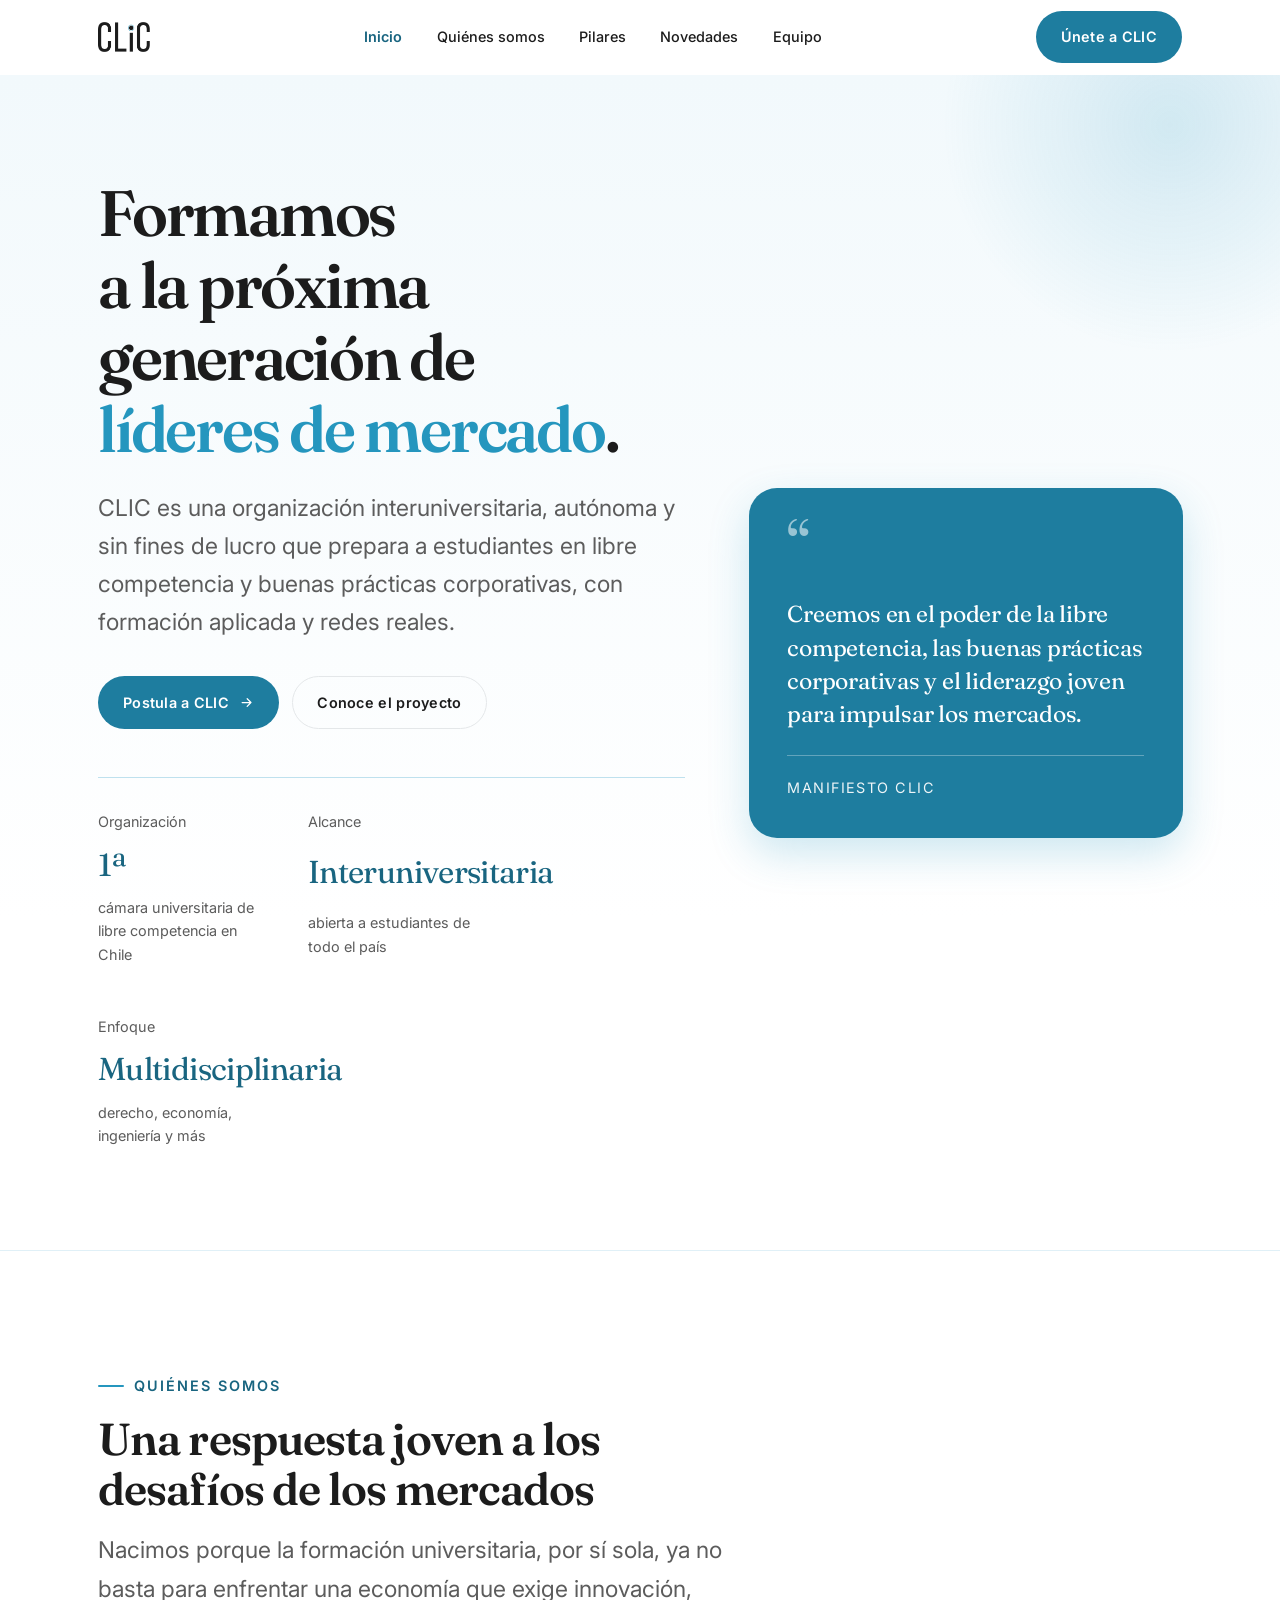
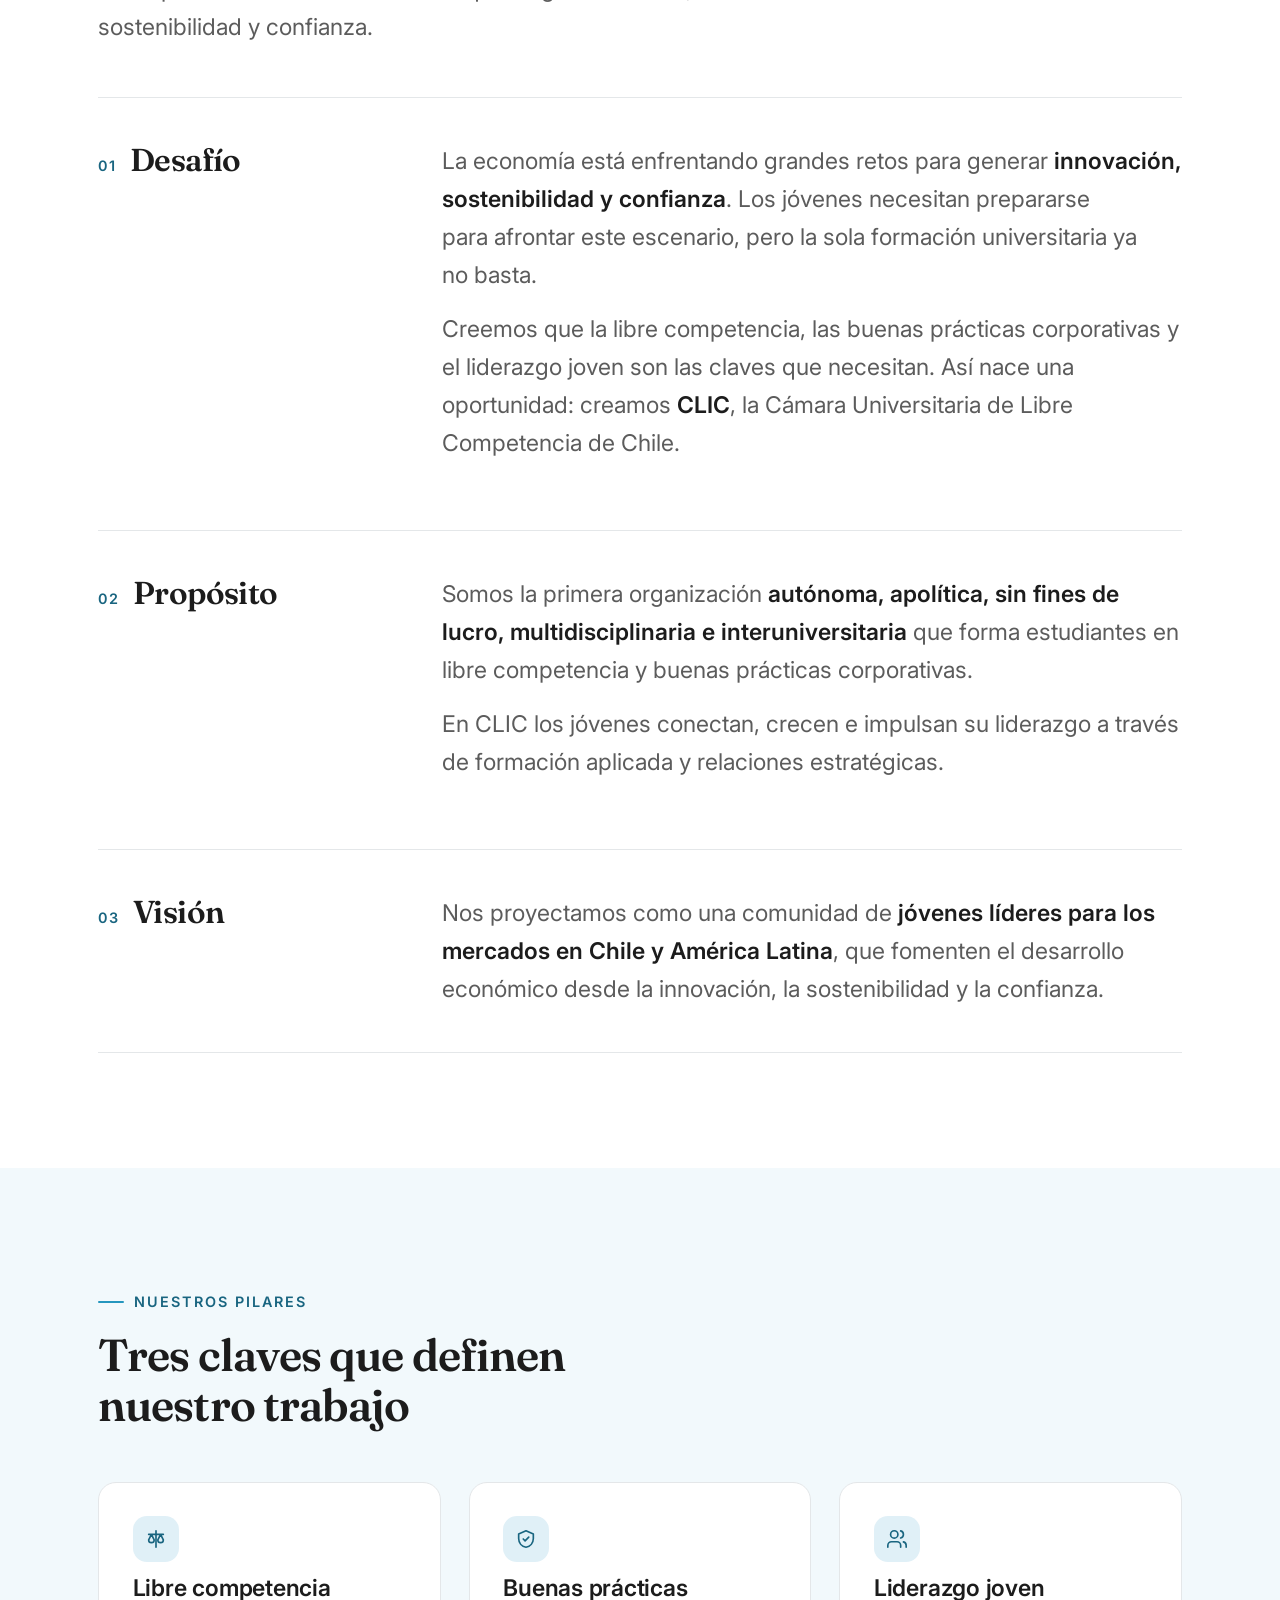
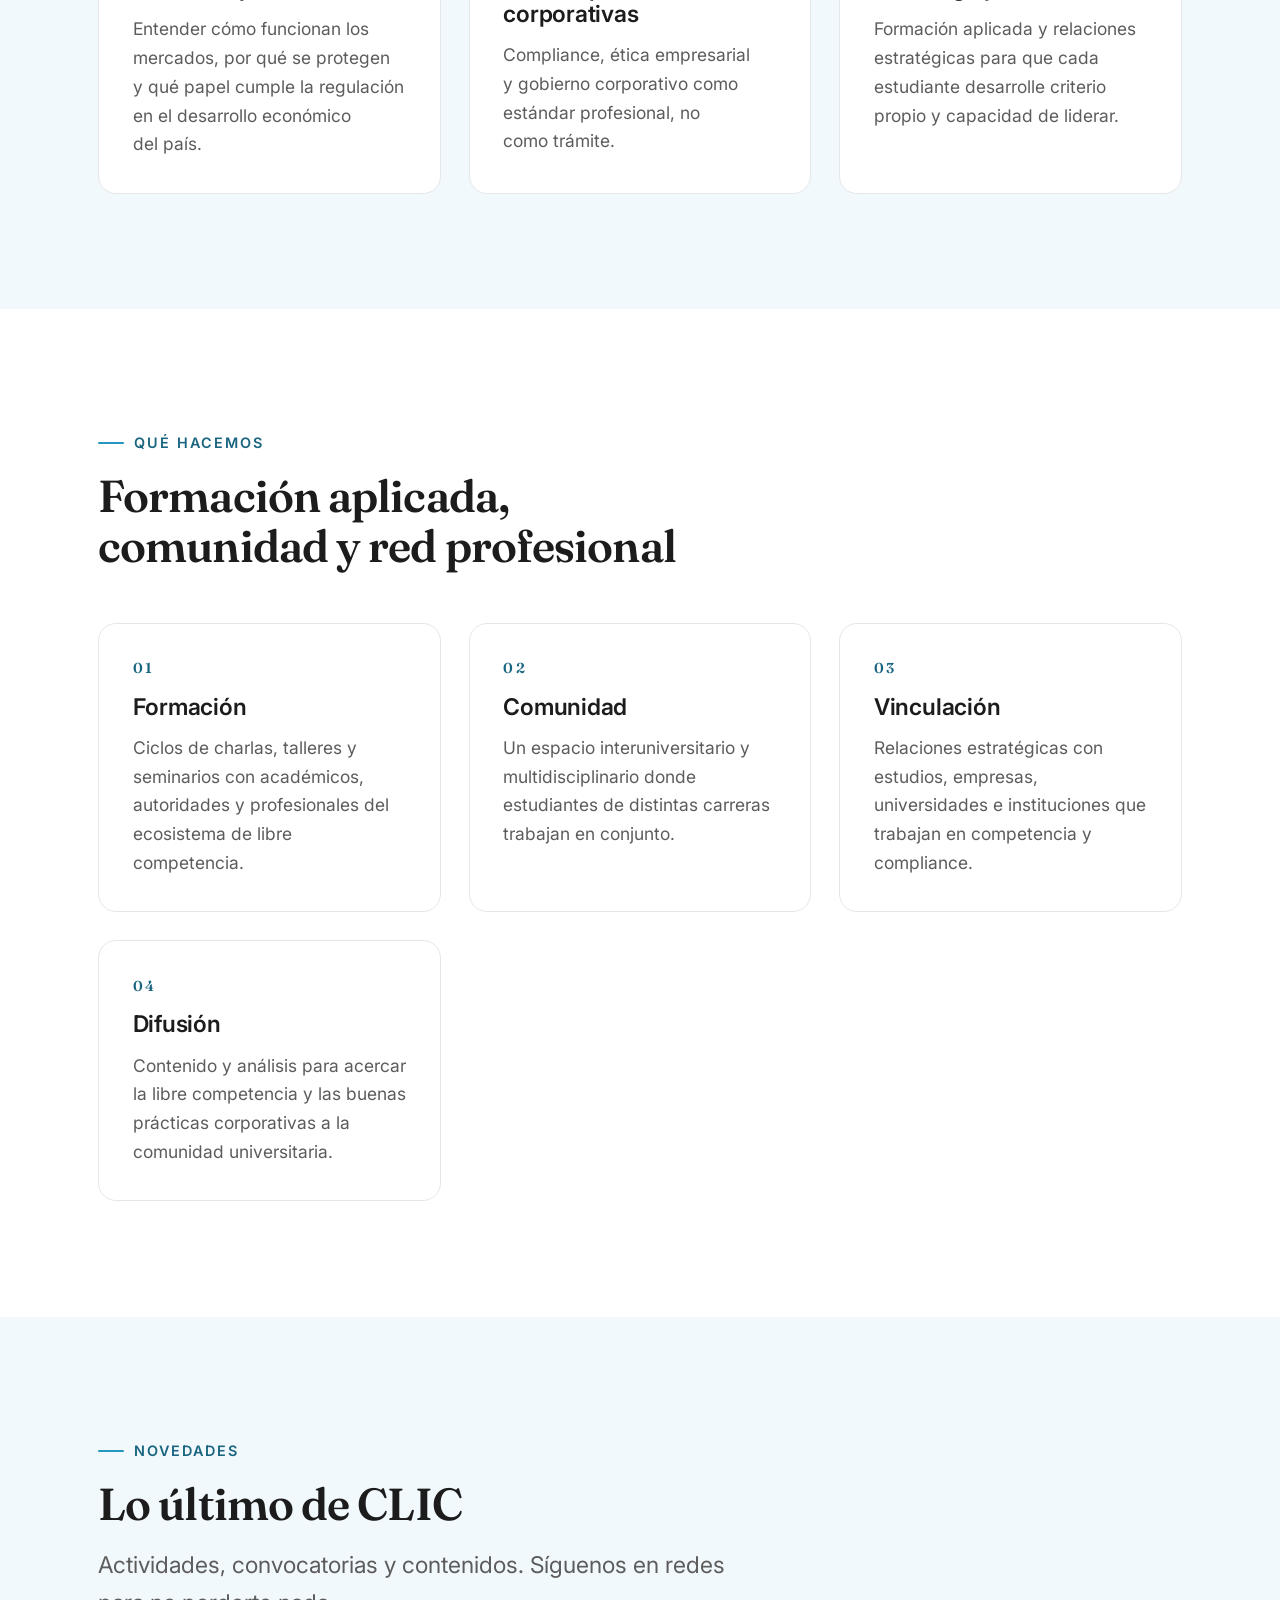
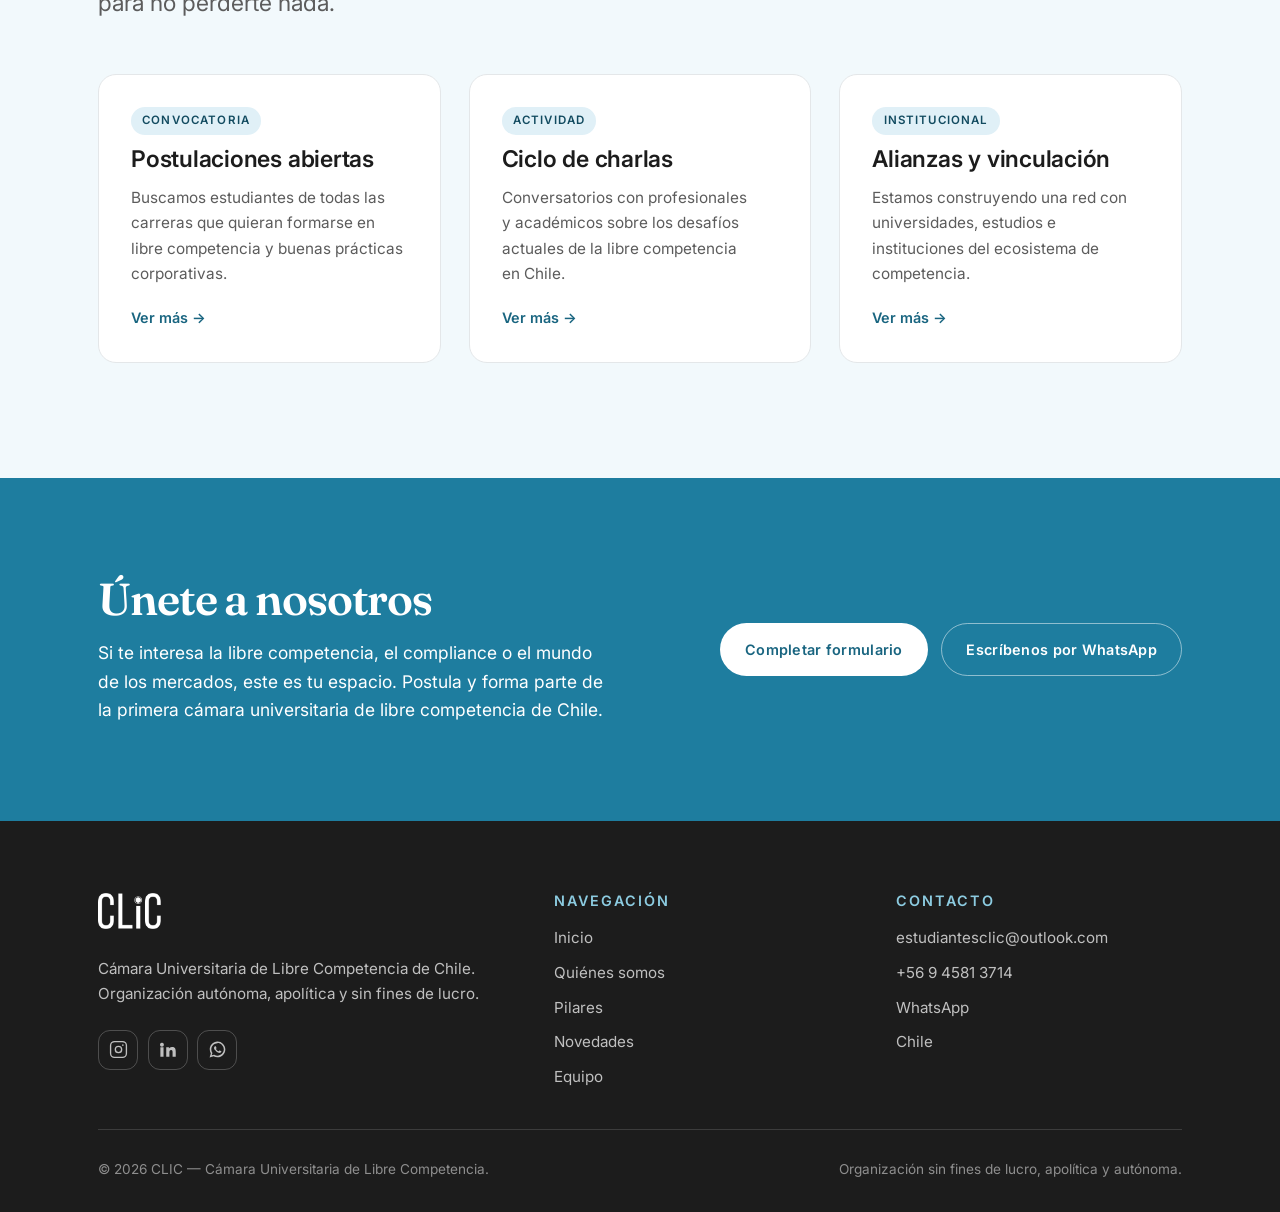
<file: index.html>
<!DOCTYPE html>
<html lang="es-CL">
<head>
  <meta charset="UTF-8" />
  <meta name="viewport" content="width=device-width, initial-scale=1" />
  <title>CLIC — Cámara Universitaria de Libre Competencia de Chile</title>

  <meta name="description" content="CLIC es la primera organización universitaria autónoma, apolítica y sin fines de lucro que forma estudiantes en libre competencia y buenas prácticas corporativas en Chile." />
  <meta name="author" content="CLIC — Cámara Universitaria de Libre Competencia" />
  <meta name="theme-color" content="#2596be" />
  <link rel="canonical" href="https://mrciro2002-droid.github.io/clic-web/" />

  <!-- Open Graph -->
  <meta property="og:type" content="website" />
  <meta property="og:locale" content="es_CL" />
  <meta property="og:site_name" content="CLIC" />
  <meta property="og:title" content="CLIC — Cámara Universitaria de Libre Competencia de Chile" />
  <meta property="og:description" content="Formamos jóvenes líderes en libre competencia y buenas prácticas corporativas." />
  <meta property="og:url" content="https://mrciro2002-droid.github.io/clic-web/" />
  <meta property="og:image" content="https://mrciro2002-droid.github.io/clic-web/assets/img/og-image.png" />
  <meta property="og:image:width" content="1200" />
  <meta property="og:image:height" content="630" />
  <meta property="og:image:alt" content="CLIC — Cámara Universitaria de Libre Competencia" />
  <meta name="twitter:card" content="summary_large_image" />

  <link rel="icon" href="assets/img/favicon.ico" sizes="48x48" />
  <link rel="icon" href="assets/img/favicon.png" type="image/png" sizes="64x64" />
  <link rel="apple-touch-icon" href="assets/img/apple-touch-icon.png" />

  <link rel="preconnect" href="https://fonts.googleapis.com" />
  <link rel="preconnect" href="https://fonts.gstatic.com" crossorigin />
  <link href="https://fonts.googleapis.com/css2?family=Fraunces:opsz,wght@9..144,400;9..144,600;9..144,700&family=Inter:wght@400;500;600;700&display=swap" rel="stylesheet" />

  <!-- Marca que el JavaScript está activo, antes del primer pintado.
       El CSS solo oculta lo que va a animar si esta clase existe: sin JS la
       página se ve completa y quieta, nunca en blanco. -->
  <script>document.documentElement.classList.add("js");</script>

  <link rel="stylesheet" href="assets/css/styles.css" />

  <!-- Datos de la organización para buscadores. Se generan desde
       data/contacto.json — no editar a mano. -->
  <!-- clic:inicio datos-organizacion -->
  <script type="application/ld+json">
  {
    "@context": "https://schema.org",
    "@type": "Organization",
    "name": "CLIC — Cámara Universitaria de Libre Competencia",
    "alternateName": "CLIC Chile",
    "description": "Organización autónoma, apolítica, sin fines de lucro, multidisciplinaria e interuniversitaria que forma estudiantes en libre competencia y buenas prácticas corporativas.",
    "email": "estudiantesclic@outlook.com",
    "telephone": "+56945813714",
    "areaServed": "CL",
    "sameAs": [
      "https://www.instagram.com/clic.cl",
      "https://www.linkedin.com/company/estudiantesclic/"
    ]
  }
  </script>
  <!-- clic:fin datos-organizacion -->
</head>

<body>
  <a class="skip-link" href="#main">Saltar al contenido principal</a>

  <!-- ===================== ENCABEZADO ===================== -->
  <header class="site-header" id="site-header">
    <div class="wrap site-header__inner">
      <a class="brand" href="index.html" aria-label="CLIC — inicio">
        <img class="brand__logo" src="assets/img/logo-oscuro.png" alt="CLIC"
             width="408" height="234" />
      </a>

      <button class="nav-toggle" id="nav-toggle" type="button"
              aria-expanded="false" aria-controls="primary-nav" aria-label="Abrir menú">
        <span></span>
      </button>

      <nav class="nav" id="primary-nav" aria-label="Navegación principal">
        <a href="index.html" aria-current="page">Inicio</a>
        <a href="#proposito">Quiénes somos</a>
        <a href="#pilares">Pilares</a>
        <a href="#novedades">Novedades</a>
        <a href="equipo.html">Equipo</a>
        <a class="btn btn--accent" href="#unete">Únete a CLIC</a>
      </nav>

      <a class="btn btn--accent header__cta" href="#unete">Únete a CLIC</a>
    </div>

    <div class="scroll-progress" aria-hidden="true">
      <span class="scroll-progress__bar"></span>
    </div>
  </header>

  <main id="main">

    <!-- ===================== HERO ===================== -->
    <section class="hero">
      <div class="wrap hero__grid">
        <div>
          <!-- El hero entra secuenciado al cargar. --seq es el turno de cada
               pieza; el retardo lo calcula el CSS (80ms + seq × 90ms). -->
          <h1 class="hero__title hero-anim" style="--seq: 0">
            Formamos a la próxima generación de <em>líderes de mercado</em>.
          </h1>

          <p class="hero__text hero-anim" style="--seq: 1">
            CLIC es una organización interuniversitaria, autónoma y sin fines de lucro
            que prepara a estudiantes en libre competencia y buenas prácticas
            corporativas, con formación aplicada y redes reales.
          </p>

          <div class="hero__actions hero-anim" style="--seq: 2">
            <a class="btn btn--accent" href="#unete">
              Postula a CLIC
              <svg viewBox="0 0 24 24" fill="none" stroke="currentColor" stroke-width="2"
                   stroke-linecap="round" stroke-linejoin="round" aria-hidden="true">
                <path d="M5 12h14M13 6l6 6-6 6" />
              </svg>
            </a>
            <a class="btn btn--ghost" href="#proposito">Conoce el proyecto</a>
          </div>

          <dl class="hero__stats hero-anim" style="--seq: 3">
            <div class="stat">
              <dt class="stat__label">Organización</dt>
              <!-- data-count activa el contador animado al entrar en pantalla.
                   Sin JS se ve el texto tal cual está escrito aquí. -->
              <dd class="stat__num" data-count="1" data-count-suffix="ª"
                  data-count-duration="900">1ª</dd>
              <dd class="stat__label">cámara universitaria de libre competencia en Chile</dd>
            </div>
            <div class="stat">
              <dt class="stat__label">Alcance</dt>
              <dd class="stat__num">Inter&shy;universitaria</dd>
              <dd class="stat__label">abierta a estudiantes de todo el país</dd>
            </div>
            <div class="stat">
              <dt class="stat__label">Enfoque</dt>
              <dd class="stat__num">Multi&shy;disciplinaria</dd>
              <dd class="stat__label">derecho, economía, ingeniería y más</dd>
            </div>
          </dl>
        </div>

        <figure class="quote-card hero-anim hero-anim--settle" style="--seq: 2">
          <span class="quote-card__mark" aria-hidden="true">&ldquo;</span>
          <blockquote>
            Creemos en el poder de la libre competencia, las buenas prácticas
            corporativas y el liderazgo joven para impulsar los mercados.
          </blockquote>
          <figcaption>Manifiesto CLIC</figcaption>
        </figure>
      </div>
    </section>

    <!-- ===================== DESAFÍO / PROPÓSITO / VISIÓN ===================== -->
    <section class="section" id="proposito">
      <div class="wrap">
        <div class="section__head reveal reveal--soft">
          <p class="eyebrow">Quiénes somos</p>
          <h2 class="section__title">Una respuesta joven a los desafíos de los mercados</h2>
          <p class="lede">
            Nacimos porque la formación universitaria, por sí sola, ya no basta para
            enfrentar una economía que exige innovación, sostenibilidad y confianza.
          </p>
        </div>

        <div class="pillars">
          <article class="pillar reveal reveal--left">
            <h3 class="pillar__label">
              <span class="pillar__num">01</span> Desafío
            </h3>
            <div class="pillar__body">
              <p>
                La economía está enfrentando grandes retos para generar
                <strong>innovación, sostenibilidad y confianza</strong>. Los jóvenes
                necesitan prepararse para afrontar este escenario, pero la sola
                formación universitaria ya no basta.
              </p>
              <p>
                Creemos que la libre competencia, las buenas prácticas corporativas
                y el liderazgo joven son las claves que necesitan. Así nace una
                oportunidad: creamos <strong>CLIC</strong>, la Cámara Universitaria
                de Libre Competencia de Chile.
              </p>
            </div>
          </article>

          <article class="pillar reveal reveal--left">
            <h3 class="pillar__label">
              <span class="pillar__num">02</span> Propósito
            </h3>
            <div class="pillar__body">
              <p>
                Somos la primera organización <strong>autónoma, apolítica, sin fines
                de lucro, multidisciplinaria e interuniversitaria</strong> que forma
                estudiantes en libre competencia y buenas prácticas corporativas.
              </p>
              <p>
                En CLIC los jóvenes conectan, crecen e impulsan su liderazgo a través
                de formación aplicada y relaciones estratégicas.
              </p>
            </div>
          </article>

          <article class="pillar reveal reveal--left">
            <h3 class="pillar__label">
              <span class="pillar__num">03</span> Visión
            </h3>
            <div class="pillar__body">
              <p>
                Nos proyectamos como una comunidad de <strong>jóvenes líderes para los
                mercados en Chile y América Latina</strong>, que fomenten el desarrollo
                económico desde la innovación, la sostenibilidad y la confianza.
              </p>
            </div>
          </article>
        </div>
      </div>
    </section>

    <!-- ===================== PILARES ===================== -->
    <section class="section section--alt" id="pilares">
      <div class="wrap">
        <div class="section__head reveal reveal--soft">
          <p class="eyebrow">Nuestros pilares</p>
          <h2 class="section__title">Tres claves que definen nuestro trabajo</h2>
        </div>

        <div class="grid">
          <article class="card reveal reveal--card">
            <span class="card__icon" aria-hidden="true">
              <svg viewBox="0 0 24 24" fill="none" stroke="currentColor" stroke-width="1.8"
                   stroke-linecap="round" stroke-linejoin="round">
                <path d="M12 3v18M4 7h16M7 7l-3 6a3 3 0 0 0 6 0L7 7ZM17 7l-3 6a3 3 0 0 0 6 0l-3-6Z" />
              </svg>
            </span>
            <h3 class="card__title">Libre competencia</h3>
            <p>
              Entender cómo funcionan los mercados, por qué se protegen y qué papel
              cumple la regulación en el desarrollo económico del país.
            </p>
          </article>

          <article class="card reveal reveal--card">
            <span class="card__icon" aria-hidden="true">
              <svg viewBox="0 0 24 24" fill="none" stroke="currentColor" stroke-width="1.8"
                   stroke-linecap="round" stroke-linejoin="round">
                <path d="M12 3 4 6.5v5c0 4.6 3.2 8.5 8 9.5 4.8-1 8-4.9 8-9.5v-5L12 3Z" />
                <path d="m9 12 2 2 4-4" />
              </svg>
            </span>
            <h3 class="card__title">Buenas prácticas corporativas</h3>
            <p>
              Compliance, ética empresarial y gobierno corporativo como estándar
              profesional, no como trámite.
            </p>
          </article>

          <article class="card reveal reveal--card">
            <span class="card__icon" aria-hidden="true">
              <svg viewBox="0 0 24 24" fill="none" stroke="currentColor" stroke-width="1.8"
                   stroke-linecap="round" stroke-linejoin="round">
                <path d="M16 21v-2a4 4 0 0 0-4-4H6a4 4 0 0 0-4 4v2" />
                <circle cx="9" cy="7" r="4" />
                <path d="M22 21v-2a4 4 0 0 0-3-3.87M16 3.13a4 4 0 0 1 0 7.75" />
              </svg>
            </span>
            <h3 class="card__title">Liderazgo joven</h3>
            <p>
              Formación aplicada y relaciones estratégicas para que cada estudiante
              desarrolle criterio propio y capacidad de liderar.
            </p>
          </article>
        </div>
      </div>
    </section>

    <!-- ===================== QUÉ HACEMOS ===================== -->
    <section class="section" id="hacemos">
      <div class="wrap">
        <div class="section__head reveal reveal--soft">
          <p class="eyebrow">Qué hacemos</p>
          <h2 class="section__title">Formación aplicada, comunidad y red profesional</h2>
        </div>

        <div class="grid">
          <article class="card reveal reveal--card">
            <span class="card__index">01</span>
            <h3 class="card__title">Formación</h3>
            <p>
              Ciclos de charlas, talleres y seminarios con académicos, autoridades
              y profesionales del ecosistema de libre competencia.
            </p>
          </article>

          <article class="card reveal reveal--card">
            <span class="card__index">02</span>
            <h3 class="card__title">Comunidad</h3>
            <p>
              Un espacio interuniversitario y multidisciplinario donde estudiantes
              de distintas carreras trabajan en conjunto.
            </p>
          </article>

          <article class="card reveal reveal--card">
            <span class="card__index">03</span>
            <h3 class="card__title">Vinculación</h3>
            <p>
              Relaciones estratégicas con estudios, empresas, universidades e
              instituciones que trabajan en competencia y compliance.
            </p>
          </article>

          <article class="card reveal reveal--card">
            <span class="card__index">04</span>
            <h3 class="card__title">Difusión</h3>
            <p>
              Contenido y análisis para acercar la libre competencia y las buenas
              prácticas corporativas a la comunidad universitaria.
            </p>
          </article>
        </div>
      </div>
    </section>

    <!-- ===================== NOVEDADES ===================== -->
    <section class="section section--alt" id="novedades">
      <div class="wrap">
        <div class="section__head reveal reveal--soft">
          <p class="eyebrow">Novedades</p>
          <h2 class="section__title">Lo último de CLIC</h2>
          <p class="lede">
            Actividades, convocatorias y contenidos. Síguenos en redes para no
            perderte nada.
          </p>
        </div>

        <!-- Estas tarjetas se generan desde data/novedades/ cada vez que
             alguien guarda una novedad en el panel. No editar a mano: los
             cambios se perderían en la siguiente publicación. -->
        <div class="grid">
          <!-- clic:inicio novedades -->
          <a class="news-card reveal reveal--card" href="https://www.instagram.com/clic.cl" target="_blank" rel="noopener noreferrer">
            <span class="news-card__tag">Convocatoria</span>
            <h3 class="news-card__title">Postulaciones abiertas</h3>
            <p>Buscamos estudiantes de todas las carreras que quieran formarse en libre competencia y buenas prácticas corporativas.</p>
            <span class="news-card__more">Ver más &rarr;</span>
          </a>

          <a class="news-card reveal reveal--card" href="https://www.instagram.com/clic.cl" target="_blank" rel="noopener noreferrer">
            <span class="news-card__tag">Actividad</span>
            <h3 class="news-card__title">Ciclo de charlas</h3>
            <p>Conversatorios con profesionales y académicos sobre los desafíos actuales de la libre competencia en Chile.</p>
            <span class="news-card__more">Ver más &rarr;</span>
          </a>

          <a class="news-card reveal reveal--card" href="https://www.linkedin.com/company/estudiantesclic/" target="_blank" rel="noopener noreferrer">
            <span class="news-card__tag">Institucional</span>
            <h3 class="news-card__title">Alianzas y vinculación</h3>
            <p>Estamos construyendo una red con universidades, estudios e instituciones del ecosistema de competencia.</p>
            <span class="news-card__more">Ver más &rarr;</span>
          </a>
          <!-- clic:fin novedades -->
        </div>
      </div>
    </section>

    <!-- ===================== CTA ===================== -->
    <section class="cta-band" id="unete">
      <div class="wrap cta-band__inner">
        <div class="reveal reveal--soft">
          <h2 class="cta-band__title">Únete a nosotros</h2>
          <p>
            Si te interesa la libre competencia, el compliance o el mundo de los
            mercados, este es tu espacio. Postula y forma parte de la primera
            cámara universitaria de libre competencia de Chile.
          </p>
        </div>

        <div class="cta-band__actions reveal reveal--soft">
          <!--
            TODO: reemplazar por el enlace PÚBLICO del formulario de Microsoft Forms
            (el que empieza con https://forms.office.com/r/... o /Pages/ResponsePage.aspx).
            El enlace actual del sitio antiguo apunta al editor del formulario.
          -->
          <a class="btn btn--light"
             href="https://forms.office.com/Pages/DesignPageV2.aspx?origin=NeoPortalPage&amp;subpage=design&amp;id=DQSIkWdsW0yxEjajBLZtrQAAAAAAAAAAAAMAAZMEEIZUOTBMWVU0N0JQR01LRzNLSk1VRE0xN1lGVy4u&amp;analysis=false"
             target="_blank" rel="noopener noreferrer">
            Completar formulario
          </a>
          <a class="btn btn--outline-light" href="https://wa.me/56945813714" target="_blank" rel="noopener noreferrer">
            Escríbenos por WhatsApp
          </a>
        </div>
      </div>
    </section>
  </main>

  <!-- ===================== PIE DE PÁGINA ===================== -->
  <footer class="site-footer">
    <div class="wrap">
      <div class="footer__grid">
        <div>
          <a class="brand" href="index.html">
            <img class="brand__logo" src="assets/img/logo-blanco.png" alt="CLIC"
                 width="408" height="234" loading="lazy" />
          </a>
          <p class="footer__about">
            Cámara Universitaria de Libre Competencia de Chile. Organización
            autónoma, apolítica y sin fines de lucro.
          </p>

          <!-- Redes y contacto se generan desde data/contacto.json. -->
          <div class="socials">
            <!-- clic:inicio redes -->
            <a href="https://www.instagram.com/clic.cl" target="_blank" rel="noopener noreferrer" aria-label="Instagram de CLIC">
              <svg viewBox="0 0 24 24" fill="none" stroke="currentColor" stroke-width="1.7"
                   stroke-linecap="round" stroke-linejoin="round" aria-hidden="true">
                <rect x="2" y="2" width="20" height="20" rx="5" />
                <circle cx="12" cy="12" r="4" />
                <circle cx="17.5" cy="6.5" r="1" fill="currentColor" stroke="none" />
              </svg>
            </a>
            <a href="https://www.linkedin.com/company/estudiantesclic/" target="_blank" rel="noopener noreferrer" aria-label="LinkedIn de CLIC">
              <svg viewBox="0 0 24 24" fill="currentColor" aria-hidden="true">
                <path d="M4.98 3.5a2.5 2.5 0 1 1 0 5 2.5 2.5 0 0 1 0-5ZM3 9h4v12H3V9Zm7 0h3.8v1.7h.05c.53-.95 1.83-1.95 3.77-1.95 4.03 0 4.78 2.6 4.78 5.98V21h-4v-5.5c0-1.31-.02-3-1.85-3-1.86 0-2.14 1.42-2.14 2.9V21h-4V9Z" />
              </svg>
            </a>
            <a href="https://wa.me/56945813714" target="_blank" rel="noopener noreferrer" aria-label="WhatsApp de CLIC">
              <svg viewBox="0 0 24 24" fill="currentColor" aria-hidden="true">
                <path d="M12.04 2C6.6 2 2.2 6.4 2.2 11.84c0 1.9.5 3.68 1.38 5.22L2 22l5.06-1.52a9.8 9.8 0 0 0 4.98 1.34h.01c5.43 0 9.84-4.4 9.84-9.84 0-2.63-1.02-5.1-2.88-6.96A9.76 9.76 0 0 0 12.04 2Zm0 1.9c2.12 0 4.1.83 5.6 2.33a7.86 7.86 0 0 1 2.32 5.6c0 4.38-3.55 7.94-7.93 7.94a7.9 7.9 0 0 1-4.04-1.11l-.29-.17-2.99.9.9-2.92-.19-.3a7.86 7.86 0 0 1-1.21-4.2c0-4.38 3.56-7.94 7.94-7.94Zm-3 3.9c-.15 0-.4.06-.6.28-.21.22-.8.78-.8 1.9s.82 2.2.93 2.36c.12.15 1.6 2.44 3.87 3.42.54.24.96.38 1.29.48.54.18 1.03.15 1.42.09.44-.06 1.34-.55 1.53-1.08.19-.53.19-.98.13-1.08-.06-.09-.21-.15-.44-.27-.23-.11-1.34-.66-1.55-.74-.21-.07-.36-.11-.51.12-.15.22-.58.73-.71.88-.13.15-.26.17-.49.06-.23-.12-.96-.36-1.83-1.13-.68-.6-1.13-1.35-1.27-1.57-.13-.23-.01-.35.1-.46.11-.1.23-.27.35-.4.11-.14.15-.23.23-.39.08-.15.04-.28-.02-.4-.06-.11-.5-1.23-.7-1.68-.18-.44-.36-.38-.5-.39h-.43Z" />
              </svg>
            </a>
            <!-- clic:fin redes -->
          </div>
        </div>

        <div>
          <h2 class="footer__title">Navegación</h2>
          <ul class="footer__list">
            <li><a href="index.html">Inicio</a></li>
            <li><a href="index.html#proposito">Quiénes somos</a></li>
            <li><a href="index.html#pilares">Pilares</a></li>
            <li><a href="index.html#novedades">Novedades</a></li>
            <li><a href="equipo.html">Equipo</a></li>
          </ul>
        </div>

        <div>
          <h2 class="footer__title">Contacto</h2>
          <ul class="footer__list">
            <!-- clic:inicio contacto-lista -->
            <li><a href="mailto:estudiantesclic@outlook.com">estudiantesclic@outlook.com</a></li>
            <li><a href="tel:+56945813714">+56 9 4581 3714</a></li>
            <li><a href="https://wa.me/56945813714" target="_blank" rel="noopener noreferrer">WhatsApp</a></li>
            <li>Chile</li>
            <!-- clic:fin contacto-lista -->
          </ul>
        </div>
      </div>

      <div class="footer__bottom">
        <p>&copy; <span id="year">2026</span> CLIC — Cámara Universitaria de Libre Competencia.</p>
        <p>Organización sin fines de lucro, apolítica y autónoma.</p>
      </div>
    </div>
  </footer>

  <script src="assets/js/main.js" defer></script>
</body>
</html>
</file>
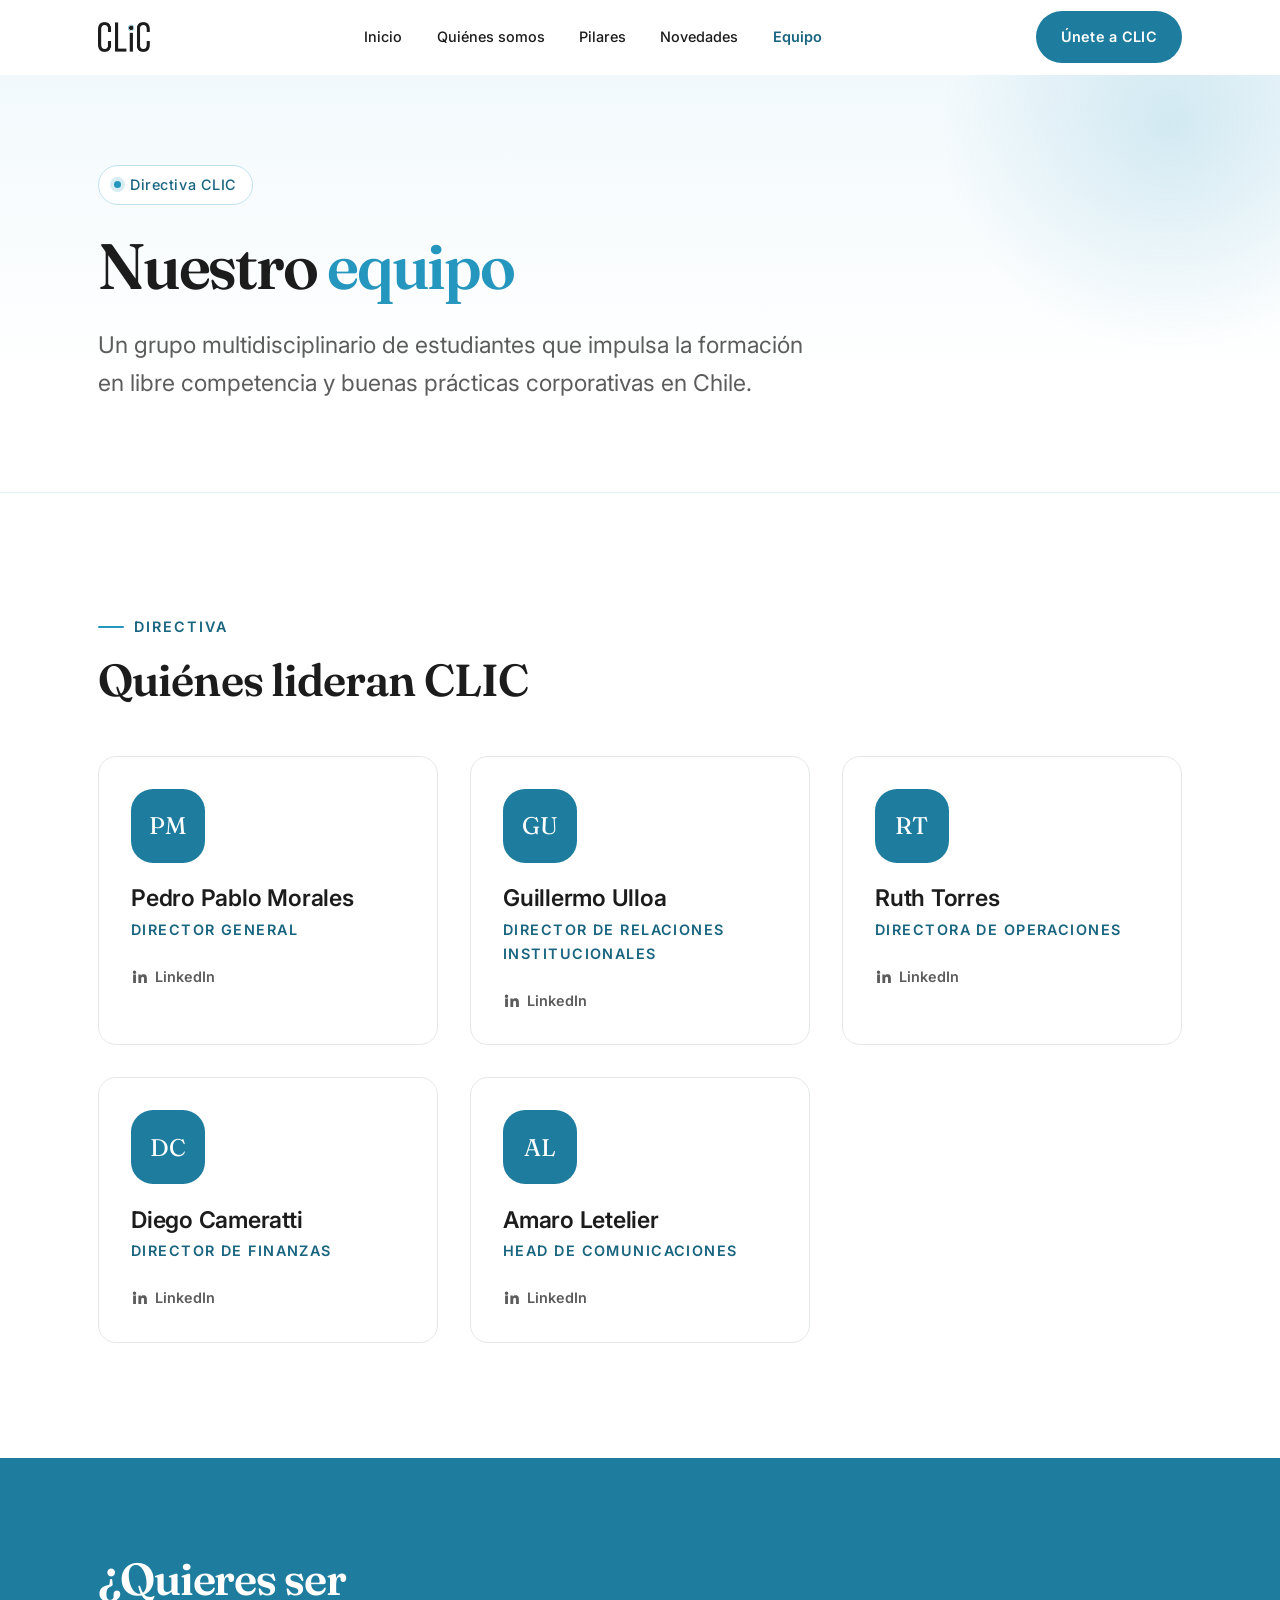
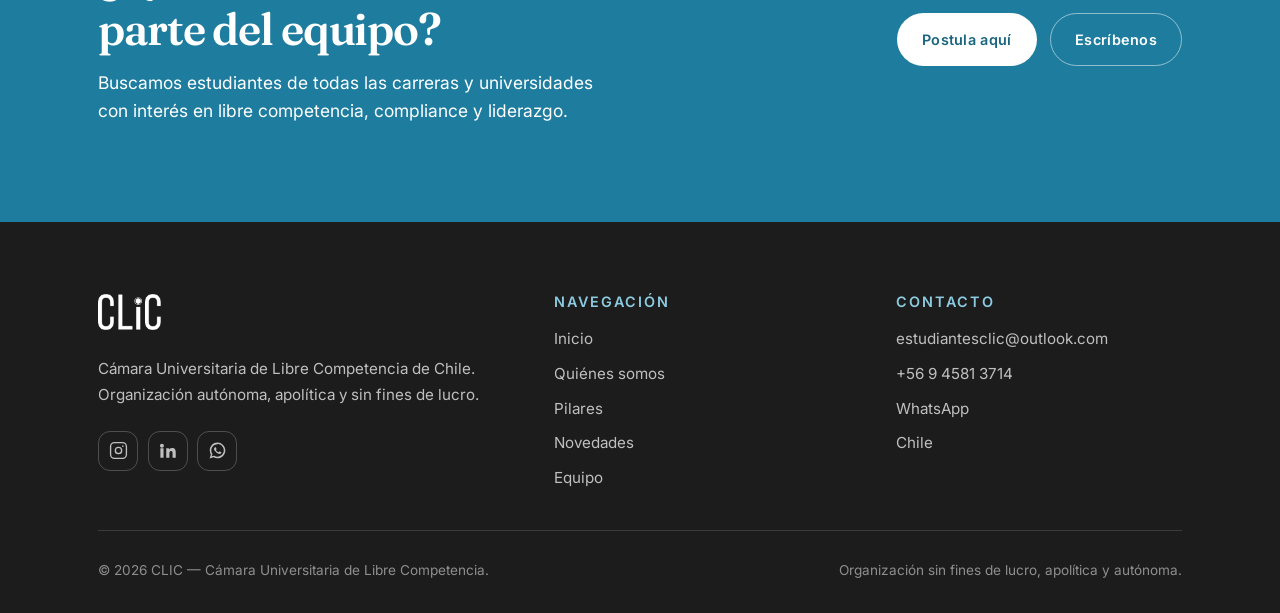
<file: equipo.html>
<!DOCTYPE html>
<html lang="es-CL">
<head>
  <meta charset="UTF-8" />
  <meta name="viewport" content="width=device-width, initial-scale=1" />
  <title>Equipo — CLIC, Cámara Universitaria de Libre Competencia</title>

  <meta name="description" content="Conoce al equipo directivo de CLIC, la Cámara Universitaria de Libre Competencia de Chile." />
  <meta name="theme-color" content="#2596be" />
  <link rel="canonical" href="https://mrciro2002-droid.github.io/clic-web/equipo.html" />

  <meta property="og:type" content="website" />
  <meta property="og:locale" content="es_CL" />
  <meta property="og:site_name" content="CLIC" />
  <meta property="og:title" content="Equipo — CLIC" />
  <meta property="og:description" content="Conoce al equipo directivo de CLIC." />
  <meta property="og:url" content="https://mrciro2002-droid.github.io/clic-web/equipo.html" />
  <meta property="og:image" content="https://mrciro2002-droid.github.io/clic-web/assets/img/og-image.png" />
  <meta property="og:image:width" content="1200" />
  <meta property="og:image:height" content="630" />
  <meta property="og:image:alt" content="CLIC — Cámara Universitaria de Libre Competencia" />
  <meta name="twitter:card" content="summary_large_image" />

  <link rel="icon" href="assets/img/favicon.ico" sizes="48x48" />
  <link rel="icon" href="assets/img/favicon.png" type="image/png" sizes="64x64" />
  <link rel="apple-touch-icon" href="assets/img/apple-touch-icon.png" />

  <link rel="preconnect" href="https://fonts.googleapis.com" />
  <link rel="preconnect" href="https://fonts.gstatic.com" crossorigin />
  <link href="https://fonts.googleapis.com/css2?family=Fraunces:opsz,wght@9..144,400;9..144,600;9..144,700&family=Inter:wght@400;500;600;700&display=swap" rel="stylesheet" />

  <!-- Marca que el JavaScript está activo, antes del primer pintado.
       El CSS solo oculta lo que va a animar si esta clase existe: sin JS la
       página se ve completa y quieta, nunca en blanco. -->
  <script>document.documentElement.classList.add("js");</script>

  <link rel="stylesheet" href="assets/css/styles.css" />
</head>

<body>
  <a class="skip-link" href="#main">Saltar al contenido principal</a>

  <!-- ===================== ENCABEZADO ===================== -->
  <header class="site-header" id="site-header">
    <div class="wrap site-header__inner">
      <a class="brand" href="index.html" aria-label="CLIC — inicio">
        <img class="brand__logo" src="assets/img/logo-oscuro.png" alt="CLIC"
             width="408" height="234" />
      </a>

      <button class="nav-toggle" id="nav-toggle" type="button"
              aria-expanded="false" aria-controls="primary-nav" aria-label="Abrir menú">
        <span></span>
      </button>

      <nav class="nav" id="primary-nav" aria-label="Navegación principal">
        <a href="index.html">Inicio</a>
        <a href="index.html#proposito">Quiénes somos</a>
        <a href="index.html#pilares">Pilares</a>
        <a href="index.html#novedades">Novedades</a>
        <a href="equipo.html" aria-current="page">Equipo</a>
        <a class="btn btn--accent" href="index.html#unete">Únete a CLIC</a>
      </nav>

      <a class="btn btn--accent header__cta" href="index.html#unete">Únete a CLIC</a>
    </div>

    <div class="scroll-progress" aria-hidden="true">
      <span class="scroll-progress__bar"></span>
    </div>
  </header>

  <main id="main">

    <!-- ===================== INTRO ===================== -->
    <section class="hero" style="padding-block: clamp(3.5rem, 7vw, 6rem);">
      <div class="wrap">
        <p class="hero__badge hero-anim" style="--seq: 0">
          <span class="dot" aria-hidden="true"></span>
          Directiva CLIC
        </p>
        <h1 class="hero__title hero-anim" style="--seq: 1; max-width: 16ch;">Nuestro <em>equipo</em></h1>
        <p class="hero__text hero-anim" style="--seq: 2">
          Un grupo multidisciplinario de estudiantes que impulsa la formación en
          libre competencia y buenas prácticas corporativas en Chile.
        </p>
      </div>
    </section>

    <!-- ===================== EQUIPO ===================== -->
    <section class="section">
      <div class="wrap">
        <div class="section__head reveal reveal--soft">
          <p class="eyebrow">Directiva</p>
          <h2 class="section__title">Quiénes lideran CLIC</h2>
        </div>

        <!-- Estas tarjetas se generan desde data/equipo.json cada vez que
             alguien guarda cambios en el panel. No editar a mano. -->
        <div class="team-grid">
          <!-- clic:inicio equipo -->
          <article class="member reveal reveal--card">
            <span class="member__avatar" aria-hidden="true">PM</span>
            <h3 class="member__name">Pedro Pablo Morales</h3>
            <p class="member__role">Director General</p>
            <a class="member__link"
               href="https://www.linkedin.com/in/pedro-pablo-morales-acosta-aab63a1a9"
               target="_blank" rel="noopener noreferrer">
              <svg viewBox="0 0 24 24" fill="currentColor" aria-hidden="true">
                <path d="M4.98 3.5a2.5 2.5 0 1 1 0 5 2.5 2.5 0 0 1 0-5ZM3 9h4v12H3V9Zm7 0h3.8v1.7h.05c.53-.95 1.83-1.95 3.77-1.95 4.03 0 4.78 2.6 4.78 5.98V21h-4v-5.5c0-1.31-.02-3-1.85-3-1.86 0-2.14 1.42-2.14 2.9V21h-4V9Z" />
              </svg>
              LinkedIn
            </a>
          </article>

          <article class="member reveal reveal--card">
            <span class="member__avatar" aria-hidden="true">GU</span>
            <h3 class="member__name">Guillermo Ulloa</h3>
            <p class="member__role">Director de Relaciones Institucionales</p>
            <a class="member__link"
               href="https://www.linkedin.com/in/guillermo-ulloa-zavalla-pucuns2020"
               target="_blank" rel="noopener noreferrer">
              <svg viewBox="0 0 24 24" fill="currentColor" aria-hidden="true">
                <path d="M4.98 3.5a2.5 2.5 0 1 1 0 5 2.5 2.5 0 0 1 0-5ZM3 9h4v12H3V9Zm7 0h3.8v1.7h.05c.53-.95 1.83-1.95 3.77-1.95 4.03 0 4.78 2.6 4.78 5.98V21h-4v-5.5c0-1.31-.02-3-1.85-3-1.86 0-2.14 1.42-2.14 2.9V21h-4V9Z" />
              </svg>
              LinkedIn
            </a>
          </article>

          <article class="member reveal reveal--card">
            <span class="member__avatar" aria-hidden="true">RT</span>
            <h3 class="member__name">Ruth Torres</h3>
            <p class="member__role">Directora de Operaciones</p>
            <a class="member__link"
               href="https://www.linkedin.com/in/ruth-torres-sep%C3%BAlveda-8b863a360"
               target="_blank" rel="noopener noreferrer">
              <svg viewBox="0 0 24 24" fill="currentColor" aria-hidden="true">
                <path d="M4.98 3.5a2.5 2.5 0 1 1 0 5 2.5 2.5 0 0 1 0-5ZM3 9h4v12H3V9Zm7 0h3.8v1.7h.05c.53-.95 1.83-1.95 3.77-1.95 4.03 0 4.78 2.6 4.78 5.98V21h-4v-5.5c0-1.31-.02-3-1.85-3-1.86 0-2.14 1.42-2.14 2.9V21h-4V9Z" />
              </svg>
              LinkedIn
            </a>
          </article>

          <article class="member reveal reveal--card">
            <span class="member__avatar" aria-hidden="true">DC</span>
            <h3 class="member__name">Diego Cameratti</h3>
            <p class="member__role">Director de Finanzas</p>
            <a class="member__link"
               href="https://www.linkedin.com/in/diegocameratti/"
               target="_blank" rel="noopener noreferrer">
              <svg viewBox="0 0 24 24" fill="currentColor" aria-hidden="true">
                <path d="M4.98 3.5a2.5 2.5 0 1 1 0 5 2.5 2.5 0 0 1 0-5ZM3 9h4v12H3V9Zm7 0h3.8v1.7h.05c.53-.95 1.83-1.95 3.77-1.95 4.03 0 4.78 2.6 4.78 5.98V21h-4v-5.5c0-1.31-.02-3-1.85-3-1.86 0-2.14 1.42-2.14 2.9V21h-4V9Z" />
              </svg>
              LinkedIn
            </a>
          </article>

          <article class="member reveal reveal--card">
            <span class="member__avatar" aria-hidden="true">AL</span>
            <h3 class="member__name">Amaro Letelier</h3>
            <p class="member__role">Head de Comunicaciones</p>
            <a class="member__link"
               href="https://www.linkedin.com/in/amaro-letelier-suazo-2b4490326/"
               target="_blank" rel="noopener noreferrer">
              <svg viewBox="0 0 24 24" fill="currentColor" aria-hidden="true">
                <path d="M4.98 3.5a2.5 2.5 0 1 1 0 5 2.5 2.5 0 0 1 0-5ZM3 9h4v12H3V9Zm7 0h3.8v1.7h.05c.53-.95 1.83-1.95 3.77-1.95 4.03 0 4.78 2.6 4.78 5.98V21h-4v-5.5c0-1.31-.02-3-1.85-3-1.86 0-2.14 1.42-2.14 2.9V21h-4V9Z" />
              </svg>
              LinkedIn
            </a>
          </article>
          <!-- clic:fin equipo -->
        </div>
      </div>
    </section>

    <!-- ===================== CTA ===================== -->
    <section class="cta-band">
      <div class="wrap cta-band__inner">
        <div class="reveal reveal--soft">
          <h2 class="cta-band__title">¿Quieres ser parte del equipo?</h2>
          <p>
            Buscamos estudiantes de todas las carreras y universidades con interés
            en libre competencia, compliance y liderazgo.
          </p>
        </div>
        <div class="cta-band__actions reveal reveal--soft">
          <a class="btn btn--light" href="index.html#unete">Postula aquí</a>
          <a class="btn btn--outline-light" href="mailto:estudiantesclic@outlook.com">Escríbenos</a>
        </div>
      </div>
    </section>
  </main>

  <!-- ===================== PIE DE PÁGINA ===================== -->
  <footer class="site-footer">
    <div class="wrap">
      <div class="footer__grid">
        <div>
          <a class="brand" href="index.html">
            <img class="brand__logo" src="assets/img/logo-blanco.png" alt="CLIC"
                 width="408" height="234" loading="lazy" />
          </a>
          <p class="footer__about">
            Cámara Universitaria de Libre Competencia de Chile. Organización
            autónoma, apolítica y sin fines de lucro.
          </p>

          <!-- Redes y contacto se generan desde data/contacto.json. -->
          <div class="socials">
            <!-- clic:inicio redes -->
            <a href="https://www.instagram.com/clic.cl" target="_blank" rel="noopener noreferrer" aria-label="Instagram de CLIC">
              <svg viewBox="0 0 24 24" fill="none" stroke="currentColor" stroke-width="1.7"
                   stroke-linecap="round" stroke-linejoin="round" aria-hidden="true">
                <rect x="2" y="2" width="20" height="20" rx="5" />
                <circle cx="12" cy="12" r="4" />
                <circle cx="17.5" cy="6.5" r="1" fill="currentColor" stroke="none" />
              </svg>
            </a>
            <a href="https://www.linkedin.com/company/estudiantesclic/" target="_blank" rel="noopener noreferrer" aria-label="LinkedIn de CLIC">
              <svg viewBox="0 0 24 24" fill="currentColor" aria-hidden="true">
                <path d="M4.98 3.5a2.5 2.5 0 1 1 0 5 2.5 2.5 0 0 1 0-5ZM3 9h4v12H3V9Zm7 0h3.8v1.7h.05c.53-.95 1.83-1.95 3.77-1.95 4.03 0 4.78 2.6 4.78 5.98V21h-4v-5.5c0-1.31-.02-3-1.85-3-1.86 0-2.14 1.42-2.14 2.9V21h-4V9Z" />
              </svg>
            </a>
            <a href="https://wa.me/56945813714" target="_blank" rel="noopener noreferrer" aria-label="WhatsApp de CLIC">
              <svg viewBox="0 0 24 24" fill="currentColor" aria-hidden="true">
                <path d="M12.04 2C6.6 2 2.2 6.4 2.2 11.84c0 1.9.5 3.68 1.38 5.22L2 22l5.06-1.52a9.8 9.8 0 0 0 4.98 1.34h.01c5.43 0 9.84-4.4 9.84-9.84 0-2.63-1.02-5.1-2.88-6.96A9.76 9.76 0 0 0 12.04 2Zm0 1.9c2.12 0 4.1.83 5.6 2.33a7.86 7.86 0 0 1 2.32 5.6c0 4.38-3.55 7.94-7.93 7.94a7.9 7.9 0 0 1-4.04-1.11l-.29-.17-2.99.9.9-2.92-.19-.3a7.86 7.86 0 0 1-1.21-4.2c0-4.38 3.56-7.94 7.94-7.94Zm-3 3.9c-.15 0-.4.06-.6.28-.21.22-.8.78-.8 1.9s.82 2.2.93 2.36c.12.15 1.6 2.44 3.87 3.42.54.24.96.38 1.29.48.54.18 1.03.15 1.42.09.44-.06 1.34-.55 1.53-1.08.19-.53.19-.98.13-1.08-.06-.09-.21-.15-.44-.27-.23-.11-1.34-.66-1.55-.74-.21-.07-.36-.11-.51.12-.15.22-.58.73-.71.88-.13.15-.26.17-.49.06-.23-.12-.96-.36-1.83-1.13-.68-.6-1.13-1.35-1.27-1.57-.13-.23-.01-.35.1-.46.11-.1.23-.27.35-.4.11-.14.15-.23.23-.39.08-.15.04-.28-.02-.4-.06-.11-.5-1.23-.7-1.68-.18-.44-.36-.38-.5-.39h-.43Z" />
              </svg>
            </a>
            <!-- clic:fin redes -->
          </div>
        </div>

        <div>
          <h2 class="footer__title">Navegación</h2>
          <ul class="footer__list">
            <li><a href="index.html">Inicio</a></li>
            <li><a href="index.html#proposito">Quiénes somos</a></li>
            <li><a href="index.html#pilares">Pilares</a></li>
            <li><a href="index.html#novedades">Novedades</a></li>
            <li><a href="equipo.html">Equipo</a></li>
          </ul>
        </div>

        <div>
          <h2 class="footer__title">Contacto</h2>
          <ul class="footer__list">
            <!-- clic:inicio contacto-lista -->
            <li><a href="mailto:estudiantesclic@outlook.com">estudiantesclic@outlook.com</a></li>
            <li><a href="tel:+56945813714">+56 9 4581 3714</a></li>
            <li><a href="https://wa.me/56945813714" target="_blank" rel="noopener noreferrer">WhatsApp</a></li>
            <li>Chile</li>
            <!-- clic:fin contacto-lista -->
          </ul>
        </div>
      </div>

      <div class="footer__bottom">
        <p>&copy; <span id="year">2026</span> CLIC — Cámara Universitaria de Libre Competencia.</p>
        <p>Organización sin fines de lucro, apolítica y autónoma.</p>
      </div>
    </div>
  </footer>

  <script src="assets/js/main.js" defer></script>
</body>
</html>
</file>
<file: assets/css/styles.css>
/* ==========================================================================
   CLIC — Cámara Universitaria de Libre Competencia
   Hoja de estilos principal

   Paleta oficial: azul #2596BE · tinta #1C1C1C · blanco #FFFFFF
   Los demás tonos son derivados de esos tres (aclarados u oscurecidos) para
   estados hover, bordes y fondos suaves.
   ========================================================================== */

/* --------------------------------------------------------------------------
   1. Tokens de diseño
   -------------------------------------------------------------------------- */
:root {
  /* Azul institucional y su escala */
  --blue-50: #f2f9fc;
  --blue-100: #e0f0f7;
  --blue-200: #bfe1ee;
  --blue-300: #8ccbe0;
  --blue-400: #4fadcd;
  --blue-500: #2596be;  /* color oficial */
  --blue-600: #1e7d9f;
  --blue-700: #196580;
  --blue-800: #124b60;
  --blue-900: #0c3241;

  /* Tinta y neutros */
  --ink-900: #1c1c1c;   /* color oficial */
  --ink-700: #3a3a3a;
  --ink-500: #5c5c5c;
  --ink-300: #9a9a9a;
  --grey-200: #e4e7e9;
  --grey-100: #f1f3f4;
  --white: #ffffff;

  /* Roles */
  --bg: var(--white);
  --bg-alt: var(--blue-50);
  --ink: var(--ink-900);
  --ink-soft: var(--ink-500);
  --accent: var(--blue-500);        /* #2596BE — acentos, rellenos, bordes, texto grande */
  --accent-dark: var(--blue-700);   /* texto pequeño sobre fondo claro (contraste 6.5:1) */
  --accent-surface: var(--blue-600);/* superficies sólidas con texto blanco (contraste 4.7:1) */
  --line: var(--grey-200);

  /* Tipografía */
  --font-display: "Fraunces", "Georgia", "Times New Roman", serif;
  --font-body: "Inter", system-ui, -apple-system, "Segoe UI", Roboto, sans-serif;

  --step--1: clamp(0.82rem, 0.79rem + 0.15vw, 0.9rem);
  --step-0: clamp(1rem, 0.96rem + 0.2vw, 1.09rem);
  --step-1: clamp(1.2rem, 1.12rem + 0.4vw, 1.45rem);
  --step-2: clamp(1.5rem, 1.34rem + 0.8vw, 2rem);
  --step-3: clamp(1.9rem, 1.6rem + 1.5vw, 2.9rem);
  --step-4: clamp(2.4rem, 1.85rem + 2.7vw, 4.4rem);

  /* Espaciado y forma */
  --gutter: clamp(1.25rem, 4vw, 3rem);
  --max-width: 1180px;
  --radius-sm: 10px;
  --radius: 18px;
  --radius-lg: 28px;

  --shadow-sm: 0 1px 2px rgba(28, 28, 28, 0.06), 0 4px 12px rgba(28, 28, 28, 0.05);
  --shadow-md: 0 12px 32px rgba(28, 28, 28, 0.1);
  --shadow-blue: 0 16px 40px rgba(37, 150, 190, 0.22);

  /* Movimiento
     Todas las curvas son de salida suave (desaceleran al final). Ninguna
     sobrepasa el valor final, así que no hay rebote. */
  --ease: cubic-bezier(0.2, 0.7, 0.3, 1);
  --ease-out: cubic-bezier(0.22, 0.61, 0.36, 1);   /* entradas y revelados */
  --ease-soft: cubic-bezier(0.4, 0, 0.2, 1);       /* cambios de estado */

  --dur-fast: 180ms;
  --dur: 320ms;
  --dur-reveal: 620ms;
  --dur-hero: 700ms;

  /* Alto real del encabezado fijo. main.js lo mantiene sincronizado; el valor
     de aquí es el que se usa si el JS no llega a ejecutarse. */
  --header-h: 74px;
}

/* --------------------------------------------------------------------------
   2. Reset moderno
   -------------------------------------------------------------------------- */
*,
*::before,
*::after { box-sizing: border-box; }

* { margin: 0; }

html {
  -webkit-text-size-adjust: 100%;
  scroll-behavior: smooth;
  /* Los anclajes se detienen bajo el encabezado fijo, no debajo de él. */
  scroll-padding-top: calc(var(--header-h) + 1.25rem);
}

body {
  font-family: var(--font-body);
  font-size: var(--step-0);
  line-height: 1.65;
  color: var(--ink);
  background: var(--bg);
  -webkit-font-smoothing: antialiased;
  text-rendering: optimizeLegibility;
  overflow-x: hidden;
}

img, svg, picture { display: block; max-width: 100%; height: auto; }
input, button, textarea, select { font: inherit; color: inherit; }
h1, h2, h3, h4 { line-height: 1.12; text-wrap: balance; font-weight: 600; }
p { text-wrap: pretty; }
a { color: inherit; }

:focus-visible {
  outline: 3px solid var(--accent);
  outline-offset: 3px;
  border-radius: 4px;
}

/* El tratamiento de `prefers-reduced-motion` está centralizado al final del
   archivo (sección 12), para que gane sobre todas las reglas anteriores. */

/* --------------------------------------------------------------------------
   3. Utilidades de layout
   -------------------------------------------------------------------------- */
.wrap {
  width: 100%;
  max-width: var(--max-width);
  margin-inline: auto;
  padding-inline: var(--gutter);
}

.section { padding-block: clamp(4rem, 9vw, 8rem); }
.section--alt { background: var(--bg-alt); }

.section__head { max-width: 60ch; margin-bottom: clamp(2rem, 4vw, 3.5rem); }

.eyebrow {
  display: inline-flex;
  align-items: center;
  gap: 0.6rem;
  font-size: var(--step--1);
  font-weight: 600;
  letter-spacing: 0.14em;
  text-transform: uppercase;
  color: var(--accent-dark);
  margin-bottom: 1rem;
}

.eyebrow::before {
  content: "";
  width: 26px;
  height: 2px;
  background: var(--accent);
  border-radius: 2px;
}

.section__title {
  font-family: var(--font-display);
  font-size: var(--step-3);
  font-weight: 600;
  letter-spacing: -0.02em;
}

.lede {
  font-size: var(--step-1);
  color: var(--ink-soft);
  margin-top: 1.1rem;
}

.skip-link {
  position: absolute;
  left: 1rem;
  top: -100px;
  z-index: 999;
  padding: 0.75rem 1.25rem;
  background: var(--ink-900);
  color: var(--white);
  border-radius: var(--radius-sm);
  text-decoration: none;
  transition: top 0.2s var(--ease);
}
.skip-link:focus { top: 1rem; }

/* --------------------------------------------------------------------------
   4. Botones
   -------------------------------------------------------------------------- */
.btn {
  --btn-bg: var(--accent-surface);
  --btn-fg: var(--white);
  display: inline-flex;
  align-items: center;
  gap: 0.6rem;
  padding: 0.85rem 1.5rem;
  border: 1px solid transparent;
  border-radius: 999px;
  background: var(--btn-bg);
  color: var(--btn-fg);
  font-size: var(--step--1);
  font-weight: 600;
  letter-spacing: 0.02em;
  text-decoration: none;
  cursor: pointer;
  transition: transform var(--dur) var(--ease-out), box-shadow var(--dur) var(--ease-out),
              background-color var(--dur-fast) var(--ease-soft),
              color var(--dur-fast) var(--ease-soft),
              border-color var(--dur-fast) var(--ease-soft);
}

.btn:hover { transform: translate3d(0, -2px, 0); box-shadow: var(--shadow-blue); }
.btn:active { transform: translate3d(0, 0, 0) scale(0.985); transition-duration: 90ms; }

.btn svg {
  width: 1.05em;
  height: 1.05em;
  transition: transform var(--dur) var(--ease-out);
}

/* La flecha acompaña al cursor */
.btn:hover svg { transform: translate3d(3px, 0, 0); }

.btn--accent { --btn-bg: var(--accent-surface); }
.btn--accent:hover { --btn-bg: var(--accent-dark); }

.btn--dark { --btn-bg: var(--ink-900); }
.btn--dark:hover { --btn-bg: var(--ink-700); box-shadow: var(--shadow-md); }

.btn--ghost {
  --btn-bg: transparent;
  --btn-fg: var(--ink);
  border-color: var(--line);
}
.btn--ghost:hover {
  --btn-bg: var(--white);
  --btn-fg: var(--accent-dark);
  border-color: var(--accent);
  box-shadow: var(--shadow-sm);
}

/* Sobre fondos azules o negros */
.btn--light { --btn-bg: var(--white); --btn-fg: var(--accent-dark); }
.btn--light:hover { --btn-fg: var(--ink-900); box-shadow: var(--shadow-md); }

.btn--outline-light {
  --btn-bg: transparent;
  --btn-fg: var(--white);
  border-color: rgba(255, 255, 255, 0.5);
}
.btn--outline-light:hover {
  --btn-bg: rgba(255, 255, 255, 0.14);
  border-color: var(--white);
  box-shadow: none;
}

/* --------------------------------------------------------------------------
   5. Encabezado y navegación
   -------------------------------------------------------------------------- */
.site-header {
  position: sticky;
  top: 0;
  z-index: 100;
  background: rgba(255, 255, 255, 0.82);
  backdrop-filter: blur(14px) saturate(150%);
  -webkit-backdrop-filter: blur(14px) saturate(150%);
  border-bottom: 1px solid transparent;
  transition: border-color var(--dur) var(--ease-soft),
              box-shadow var(--dur) var(--ease-soft),
              background-color var(--dur) var(--ease-soft);
}

.site-header.is-stuck {
  background: rgba(255, 255, 255, 0.92);
  border-bottom-color: var(--line);
  box-shadow: 0 6px 24px rgba(28, 28, 28, 0.07);
}

.site-header__inner {
  display: flex;
  align-items: center;
  justify-content: space-between;
  gap: 1.5rem;
  min-height: var(--header-min, 74px);
  transition: min-height var(--dur) var(--ease-soft);
}

/* Encabezado compacto al bajar. Solo en escritorio: en móvil el panel del
   menú se ancla al alto del header y cambiarlo lo haría saltar. */
@media (min-width: 861px) {
  .site-header.is-compact { --header-min: 60px; }
  .site-header.is-compact .brand__logo { transform: scale(0.86); }
}

/* --- Barra de progreso de lectura --------------------------------------- */
.scroll-progress {
  position: absolute;
  left: 0;
  right: 0;
  bottom: -1px;
  height: 3px;
  overflow: hidden;
  pointer-events: none;
}

.scroll-progress__bar {
  display: block;
  width: 100%;
  height: 100%;
  background: linear-gradient(90deg, var(--blue-400), var(--blue-600));
  transform: scaleX(var(--scroll-progress, 0));
  transform-origin: 0 50%;
  opacity: 0;
  transition: opacity var(--dur) var(--ease-soft);
}

/* Solo aparece cuando ya hay algo que medir. */
.site-header.is-stuck .scroll-progress__bar { opacity: 1; }

.brand {
  display: inline-flex;
  align-items: center;
  gap: 0.85rem;
  text-decoration: none;
  font-weight: 700;
}

.brand__logo {
  width: auto;
  height: 30px;
  transform-origin: left center;
  transition: opacity var(--dur-fast) var(--ease-soft),
              transform var(--dur) var(--ease-out);
}

.brand:hover .brand__logo { opacity: 0.82; }

.nav { display: flex; align-items: center; gap: 0.35rem; }

.nav a {
  position: relative;
  padding: 0.5rem 0.9rem;
  border-radius: 999px;
  font-size: var(--step--1);
  font-weight: 500;
  text-decoration: none;
  color: var(--ink);
  transition: background-color 0.2s var(--ease), color 0.2s var(--ease);
}

.nav a:hover { background: var(--blue-50); color: var(--accent-dark); }
.nav a[aria-current="page"] { color: var(--accent-dark); font-weight: 600; }

.header__cta { display: inline-flex; }

@media (min-width: 861px) {
  .nav > .btn { display: none; }

  /* Subrayado que marca la sección en la que estás.
     main.js pone .is-current mientras haces scroll. */
  .nav a:not(.btn)::after {
    content: "";
    position: absolute;
    left: 0.9rem;
    right: 0.9rem;
    bottom: 0.3rem;
    height: 2px;
    border-radius: 2px;
    background: var(--accent);
    transform: scaleX(0);
    transform-origin: 0 50%;
    transition: transform var(--dur) var(--ease-out);
  }

  .nav a.is-current { color: var(--accent-dark); }
  .nav a.is-current::after { transform: scaleX(1); }
}

.nav-toggle {
  display: none;
  width: 44px;
  height: 44px;
  border: 1px solid var(--line);
  border-radius: 12px;
  background: var(--white);
  cursor: pointer;
  place-items: center;
}

.nav-toggle span {
  position: relative;
  display: block;
  width: 18px;
  height: 2px;
  background: var(--ink);
  border-radius: 2px;
  transition: transform 0.25s var(--ease), background-color 0.25s var(--ease);
}

.nav-toggle span::before,
.nav-toggle span::after {
  content: "";
  position: absolute;
  left: 0;
  width: 18px;
  height: 2px;
  background: var(--ink);
  border-radius: 2px;
  transition: transform 0.25s var(--ease);
}
.nav-toggle span::before { top: -6px; }
.nav-toggle span::after { top: 6px; }

.nav-toggle[aria-expanded="true"] span { background: transparent; }
.nav-toggle[aria-expanded="true"] span::before { transform: translateY(6px) rotate(45deg); }
.nav-toggle[aria-expanded="true"] span::after { transform: translateY(-6px) rotate(-45deg); }

@media (max-width: 860px) {
  .nav-toggle { display: grid; }
  .header__cta { display: none; }

  .nav {
    position: fixed;
    inset: var(--header-h, 74px) 0 auto;
    flex-direction: column;
    align-items: stretch;
    gap: 0.25rem;
    padding: 1rem var(--gutter) 1.75rem;
    background: var(--white);
    border-bottom: 1px solid var(--line);
    box-shadow: var(--shadow-md);
    transform: translateY(-120%);
    opacity: 0;
    visibility: hidden;
    transition: transform 0.32s var(--ease), opacity 0.2s var(--ease), visibility 0.32s;
  }

  .nav.is-open { transform: translateY(0); opacity: 1; visibility: visible; }
  .nav a { padding: 0.85rem 1rem; font-size: 1.05rem; }
  .nav .btn { justify-content: center; margin-top: 0.6rem; }
}

/* --------------------------------------------------------------------------
   6. Hero (claro)
   -------------------------------------------------------------------------- */
.hero {
  position: relative;
  isolation: isolate;
  overflow: hidden;
  background: linear-gradient(180deg, var(--blue-50), var(--white) 72%);
  color: var(--ink);
  padding-block: clamp(3.5rem, 8vw, 6.5rem);
  border-bottom: 1px solid var(--blue-100);
}

/* Halo decorativo. main.js le da un parallax muy leve escribiendo --parallax
   en la propia sección; aquí solo se consume, así que sin JS queda quieto. */
.hero::before {
  content: "";
  position: absolute;
  z-index: -1;
  top: -180px; right: -120px;
  width: 460px; height: 460px;
  border-radius: 50%;
  background: radial-gradient(circle, rgba(37, 150, 190, 0.16), transparent 70%);
  transform: translate3d(0, var(--parallax, 0px), 0);
  will-change: transform;
}

.hero__grid {
  display: grid;
  gap: clamp(2.5rem, 5vw, 4rem);
  grid-template-columns: minmax(0, 1.15fr) minmax(0, 0.85fr);
  align-items: center;
}

@media (max-width: 900px) {
  .hero__grid { grid-template-columns: 1fr; }
}

.hero__badge {
  display: inline-flex;
  align-items: center;
  gap: 0.55rem;
  padding: 0.45rem 0.95rem;
  border: 1px solid var(--blue-200);
  border-radius: 999px;
  background: var(--white);
  font-size: var(--step--1);
  font-weight: 500;
  letter-spacing: 0.04em;
  color: var(--accent-dark);
  margin-bottom: 1.6rem;
}

.hero__badge .dot {
  width: 7px; height: 7px;
  border-radius: 50%;
  background: var(--accent);
  box-shadow: 0 0 0 4px rgba(37, 150, 190, 0.18);
}

.hero__title {
  font-family: var(--font-display);
  font-size: var(--step-4);
  font-weight: 600;
  letter-spacing: -0.035em;
  color: var(--ink-900);
}

.hero__title em { font-style: normal; color: var(--accent); }

.hero__text {
  max-width: 52ch;
  margin-top: 1.5rem;
  font-size: var(--step-1);
  color: var(--ink-soft);
}

.hero__actions { display: flex; flex-wrap: wrap; gap: 0.85rem; margin-top: 2.2rem; }

.hero__stats {
  display: flex;
  flex-wrap: wrap;
  gap: clamp(1.5rem, 4vw, 3rem);
  margin-top: 3rem;
  padding-top: 2rem;
  border-top: 1px solid var(--blue-200);
}

.stat { display: grid; gap: 0.3rem; min-width: 150px; }

.stat__num {
  font-family: var(--font-display);
  font-size: var(--step-2);
  letter-spacing: -0.02em;
  color: var(--accent-dark);
  /* Cifras de ancho fijo: el contador no descuadra el layout al subir. */
  font-variant-numeric: tabular-nums;
}

.stat__label {
  font-size: var(--step--1);
  color: var(--ink-soft);
  max-width: 18ch;
}

/* Tarjeta de cita: banda azul con texto blanco */
.quote-card {
  position: relative;
  padding: clamp(1.75rem, 3vw, 2.5rem);
  border-radius: var(--radius-lg);
  background: var(--accent-surface);
  color: var(--white);
  box-shadow: var(--shadow-blue);
}

.quote-card__mark {
  font-family: var(--font-display);
  font-size: 4rem;
  line-height: 0.6;
  color: rgba(255, 255, 255, 0.55);
}

.quote-card blockquote {
  margin: 1.25rem 0 0;
  font-family: var(--font-display);
  font-size: var(--step-1);
  line-height: 1.45;
  letter-spacing: -0.01em;
}

.quote-card figcaption {
  margin-top: 1.5rem;
  padding-top: 1.25rem;
  border-top: 1px solid rgba(255, 255, 255, 0.3);
  font-size: var(--step--1);
  letter-spacing: 0.1em;
  text-transform: uppercase;
  color: rgba(255, 255, 255, 0.92);
}

/* --------------------------------------------------------------------------
   7. Tarjetas
   -------------------------------------------------------------------------- */
.grid {
  display: grid;
  gap: clamp(1.25rem, 2.5vw, 1.75rem);
  grid-template-columns: repeat(auto-fit, minmax(min(100%, 290px), 1fr));
}

.card {
  position: relative;
  display: flex;
  flex-direction: column;
  gap: 0.85rem;
  padding: clamp(1.5rem, 3vw, 2.1rem);
  border: 1px solid var(--line);
  border-radius: var(--radius);
  background: var(--white);
  transition: transform var(--dur) var(--ease-out), box-shadow var(--dur) var(--ease-out),
              border-color var(--dur) var(--ease-soft);
}

.card:hover,
.card:focus-within {
  transform: translate3d(0, -6px, 0);
  border-color: var(--blue-200);
  box-shadow: var(--shadow-md);
}

.card__icon {
  display: grid;
  place-items: center;
  width: 46px; height: 46px;
  border-radius: 14px;
  background: var(--blue-100);
  color: var(--accent-dark);
  transition: transform var(--dur) var(--ease-out),
              background-color var(--dur) var(--ease-soft);
}
.card__icon svg { width: 22px; height: 22px; }

.card:hover .card__icon {
  transform: scale(1.07) rotate(-3deg);
  background: var(--blue-200);
}

.card__index { transition: transform var(--dur) var(--ease-out); }
.card:hover .card__index { transform: translate3d(0, -2px, 0); }

.card__title { font-size: var(--step-1); font-weight: 600; letter-spacing: -0.01em; }
.card p { color: var(--ink-soft); }

.card__index {
  font-family: var(--font-display);
  font-size: var(--step--1);
  font-weight: 600;
  letter-spacing: 0.16em;
  color: var(--accent-dark);
}

/* Bloques narrativos (Desafío / Propósito / Visión) */
.pillars { display: grid; gap: clamp(1rem, 2vw, 1.5rem); }

.pillar {
  display: grid;
  grid-template-columns: minmax(0, 0.4fr) minmax(0, 1fr);
  gap: clamp(1rem, 4vw, 3rem);
  padding-block: clamp(1.75rem, 4vw, 2.75rem);
  border-top: 1px solid var(--line);
}

.pillar:last-child { border-bottom: 1px solid var(--line); }

@media (max-width: 760px) {
  .pillar { grid-template-columns: 1fr; gap: 0.75rem; }
}

.pillar__label {
  display: flex;
  align-items: baseline;
  gap: 0.85rem;
  font-family: var(--font-display);
  font-size: var(--step-2);
  letter-spacing: -0.02em;
}

.pillar__num {
  font-family: var(--font-body);
  font-size: var(--step--1);
  font-weight: 600;
  letter-spacing: 0.12em;
  color: var(--accent-dark);
}

.pillar__body { display: grid; gap: 1rem; color: var(--ink-soft); font-size: var(--step-1); }
.pillar__body strong { color: var(--ink); font-weight: 600; }

/* --------------------------------------------------------------------------
   8. Franja de llamada a la acción (azul sólido)
   -------------------------------------------------------------------------- */
.cta-band {
  padding-block: clamp(3.5rem, 8vw, 6rem);
  background: var(--accent-surface);
  color: var(--white);
}

.cta-band__inner {
  display: flex;
  flex-wrap: wrap;
  align-items: center;
  justify-content: space-between;
  gap: 2rem;
}

.cta-band__title {
  font-family: var(--font-display);
  font-size: var(--step-3);
  letter-spacing: -0.025em;
  max-width: 18ch;
}

.cta-band p { max-width: 46ch; margin-top: 0.9rem; color: var(--white); }
.cta-band__actions { display: flex; flex-wrap: wrap; gap: 0.85rem; }

/* --------------------------------------------------------------------------
   9. Novedades
   -------------------------------------------------------------------------- */
.news-card {
  display: flex;
  flex-direction: column;
  gap: 0.75rem;
  padding: clamp(1.5rem, 3vw, 2rem);
  border: 1px solid var(--line);
  border-radius: var(--radius);
  background: var(--white);
  text-decoration: none;
  transition: transform var(--dur) var(--ease-out), box-shadow var(--dur) var(--ease-out),
              border-color var(--dur) var(--ease-soft);
}

.news-card:hover,
.news-card:focus-visible {
  transform: translate3d(0, -5px, 0);
  border-color: var(--blue-200);
  box-shadow: var(--shadow-md);
}

.news-card__tag {
  align-self: flex-start;
  transition: background-color var(--dur) var(--ease-soft), color var(--dur) var(--ease-soft);
  padding: 0.3rem 0.7rem;
  border-radius: 999px;
  background: var(--blue-100);
  font-size: 0.72rem;
  font-weight: 600;
  letter-spacing: 0.1em;
  text-transform: uppercase;
  color: var(--blue-800);
}

.news-card__title { font-size: var(--step-1); letter-spacing: -0.01em; }
.news-card p { color: var(--ink-soft); font-size: 0.96rem; }

.news-card__more {
  align-self: flex-start;
  margin-top: auto;
  padding-top: 0.5rem;
  font-size: var(--step--1);
  font-weight: 600;
  color: var(--accent-dark);
  transition: transform var(--dur) var(--ease-out);
}

.news-card:hover .news-card__tag { background: var(--blue-200); }
.news-card:hover .news-card__more { transform: translate3d(4px, 0, 0); }

/* --------------------------------------------------------------------------
   10. Equipo
   -------------------------------------------------------------------------- */
.team-grid {
  display: grid;
  gap: clamp(1.25rem, 2.5vw, 2rem);
  grid-template-columns: repeat(auto-fit, minmax(min(100%, 250px), 1fr));
}

.member {
  display: flex;
  flex-direction: column;
  gap: 0.35rem;
  padding: clamp(1.5rem, 3vw, 2rem);
  border: 1px solid var(--line);
  border-radius: var(--radius);
  background: var(--white);
  transition: transform var(--dur) var(--ease-out), box-shadow var(--dur) var(--ease-out),
              border-color var(--dur) var(--ease-soft);
}

.member:hover,
.member:focus-within {
  transform: translate3d(0, -6px, 0);
  border-color: var(--blue-200);
  box-shadow: var(--shadow-md);
}

.member__avatar {
  display: grid;
  place-items: center;
  width: 74px; height: 74px;
  margin-bottom: 1.1rem;
  border-radius: 22px;
  background: var(--accent-surface);
  color: var(--white);
  font-family: var(--font-display);
  font-size: 1.5rem;
  letter-spacing: 0.01em;
  transition: transform var(--dur) var(--ease-out), box-shadow var(--dur) var(--ease-out);
}

/* El avatar puede ser iniciales (span) o una foto subida desde el panel (img).
   Con object-fit la foto llena el cuadro sin deformarse, sea cual sea su
   proporción original. */
img.member__avatar { object-fit: cover; }

.member:hover .member__avatar {
  transform: scale(1.05) rotate(-3deg);
  box-shadow: var(--shadow-blue);
}

.member__name { font-size: var(--step-1); letter-spacing: -0.01em; }

.member__role {
  font-size: var(--step--1);
  font-weight: 600;
  letter-spacing: 0.1em;
  text-transform: uppercase;
  color: var(--accent-dark);
}

.member__link {
  display: inline-flex;
  align-items: center;
  gap: 0.45rem;
  margin-top: 1.1rem;
  font-size: var(--step--1);
  font-weight: 600;
  text-decoration: none;
  color: var(--ink-soft);
  transition: color var(--dur-fast) var(--ease-soft), transform var(--dur) var(--ease-out);
}

.member__link:hover { color: var(--accent); transform: translate3d(2px, 0, 0); }
.member__link svg { width: 17px; height: 17px; }

/* --------------------------------------------------------------------------
   11. Pie de página
   -------------------------------------------------------------------------- */
.site-footer {
  padding-block: clamp(3rem, 6vw, 4.5rem) 2rem;
  background: var(--ink-900);
  color: rgba(255, 255, 255, 0.72);
}

.site-footer a { color: inherit; text-decoration: none; }
.site-footer a:hover { color: var(--blue-300); }

.footer__grid {
  display: grid;
  gap: clamp(2rem, 5vw, 3.5rem);
  grid-template-columns: minmax(0, 1.4fr) repeat(auto-fit, minmax(150px, 1fr));
  padding-bottom: 2.5rem;
  border-bottom: 1px solid rgba(255, 255, 255, 0.14);
}

.footer__about { max-width: 40ch; margin-top: 1.1rem; font-size: 0.95rem; }
.site-footer .brand__logo { height: 36px; }

.footer__title {
  margin-bottom: 1rem;
  font-size: var(--step--1);
  font-weight: 600;
  letter-spacing: 0.14em;
  text-transform: uppercase;
  color: var(--blue-300);
}

.footer__list { display: grid; gap: 0.6rem; padding: 0; margin: 0; list-style: none; font-size: 0.95rem; }

.socials { display: flex; gap: 0.6rem; margin-top: 1.5rem; }

.socials a {
  display: grid;
  place-items: center;
  width: 40px; height: 40px;
  border: 1px solid rgba(255, 255, 255, 0.22);
  border-radius: 12px;
  transition: background-color 0.2s var(--ease), border-color 0.2s var(--ease),
              transform 0.2s var(--ease);
}

.socials a:hover {
  background: var(--accent-surface);
  border-color: var(--accent-surface);
  color: var(--white);
  transform: translate3d(0, -3px, 0);
}

.socials svg { width: 19px; height: 19px; }

.footer__bottom {
  display: flex;
  flex-wrap: wrap;
  gap: 1rem;
  justify-content: space-between;
  padding-top: 1.75rem;
  font-size: 0.85rem;
  color: rgba(255, 255, 255, 0.5);
}

/* --------------------------------------------------------------------------
   12. Movimiento: revelados, entrada del hero y parallax

   Regla de oro de este bloque: el estado por defecto de todo es VISIBLE.
   Nada se oculta salvo que la clase `.js` esté presente en <html>, y esa clase
   la pone un script en línea dentro del <head>. Si el JavaScript está
   desactivado o falla al cargar, la página se ve completa y quieta.

   Solo se animan `opacity` y `transform`, que el navegador resuelve en la GPU
   sin recalcular el layout.
   -------------------------------------------------------------------------- */

/* --- Revelado al entrar en pantalla ------------------------------------- */
.reveal { opacity: 1; }

.js .reveal {
  opacity: 0;
  transform: translate3d(var(--reveal-x, 0), var(--reveal-y, 26px), 0)
             scale(var(--reveal-scale, 1));
  transition: opacity var(--dur-reveal) var(--ease-out) var(--reveal-delay, 0ms),
              transform var(--dur-reveal) var(--ease-out) var(--reveal-delay, 0ms);
  will-change: opacity, transform;
}

.js .reveal.is-visible {
  opacity: 1;
  transform: none;
  will-change: auto;
}

/* Variantes. El escalonado entre hermanos lo calcula main.js escribiendo
   --reveal-delay en cada elemento. */
.reveal--soft  { --reveal-y: 14px; }                        /* encabezados */
.reveal--card  { --reveal-y: 30px; --reveal-scale: 0.975; } /* tarjetas    */
.reveal--left  { --reveal-y: 0px; --reveal-x: -26px; }      /* bloques     */

/* --- Entrada del hero al cargar la página -------------------------------- */
@keyframes heroRise {
  from { opacity: 0; transform: translate3d(0, 22px, 0); }
  to   { opacity: 1; transform: none; }
}

@keyframes heroSettle {
  from { opacity: 0; transform: translate3d(0, 26px, 0) scale(0.97); }
  to   { opacity: 1; transform: none; }
}

@keyframes fadeIn {
  from { opacity: 0; }
  to   { opacity: 1; }
}

/* `both` deja el fotograma inicial durante el retardo y el final al terminar,
   así que no hace falta declarar opacity:0 aparte. */
.js .hero-anim {
  animation: heroRise var(--dur-hero) var(--ease-out) both;
  animation-delay: calc(80ms + var(--seq, 0) * 90ms);
}

.js .hero-anim--settle { animation-name: heroSettle; }

/* El halo entra solo con opacidad: su `transform` queda libre para el parallax. */
.js .hero::before { animation: fadeIn 1200ms var(--ease-out) both; }

/* --- Preferencia de movimiento reducido ---------------------------------
   Va al final del archivo a propósito: así gana sobre todo lo anterior.
   Con esta preferencia activa no queda ninguna animación en el sitio.
   ------------------------------------------------------------------------ */
@media (prefers-reduced-motion: reduce) {
  html { scroll-behavior: auto !important; }

  .js .reveal,
  .js .reveal.is-visible {
    opacity: 1;
    transform: none;
    transition: none;
  }

  .js .hero-anim,
  .js .hero::before {
    animation: none;
    opacity: 1;
    transform: none;
  }

  .hero::before { transform: none; }

  .site-header__inner { transition: none; }

  *, *::before, *::after {
    animation-duration: 0.001ms !important;
    animation-iteration-count: 1 !important;
    transition-duration: 0.001ms !important;
  }
}
</file>
